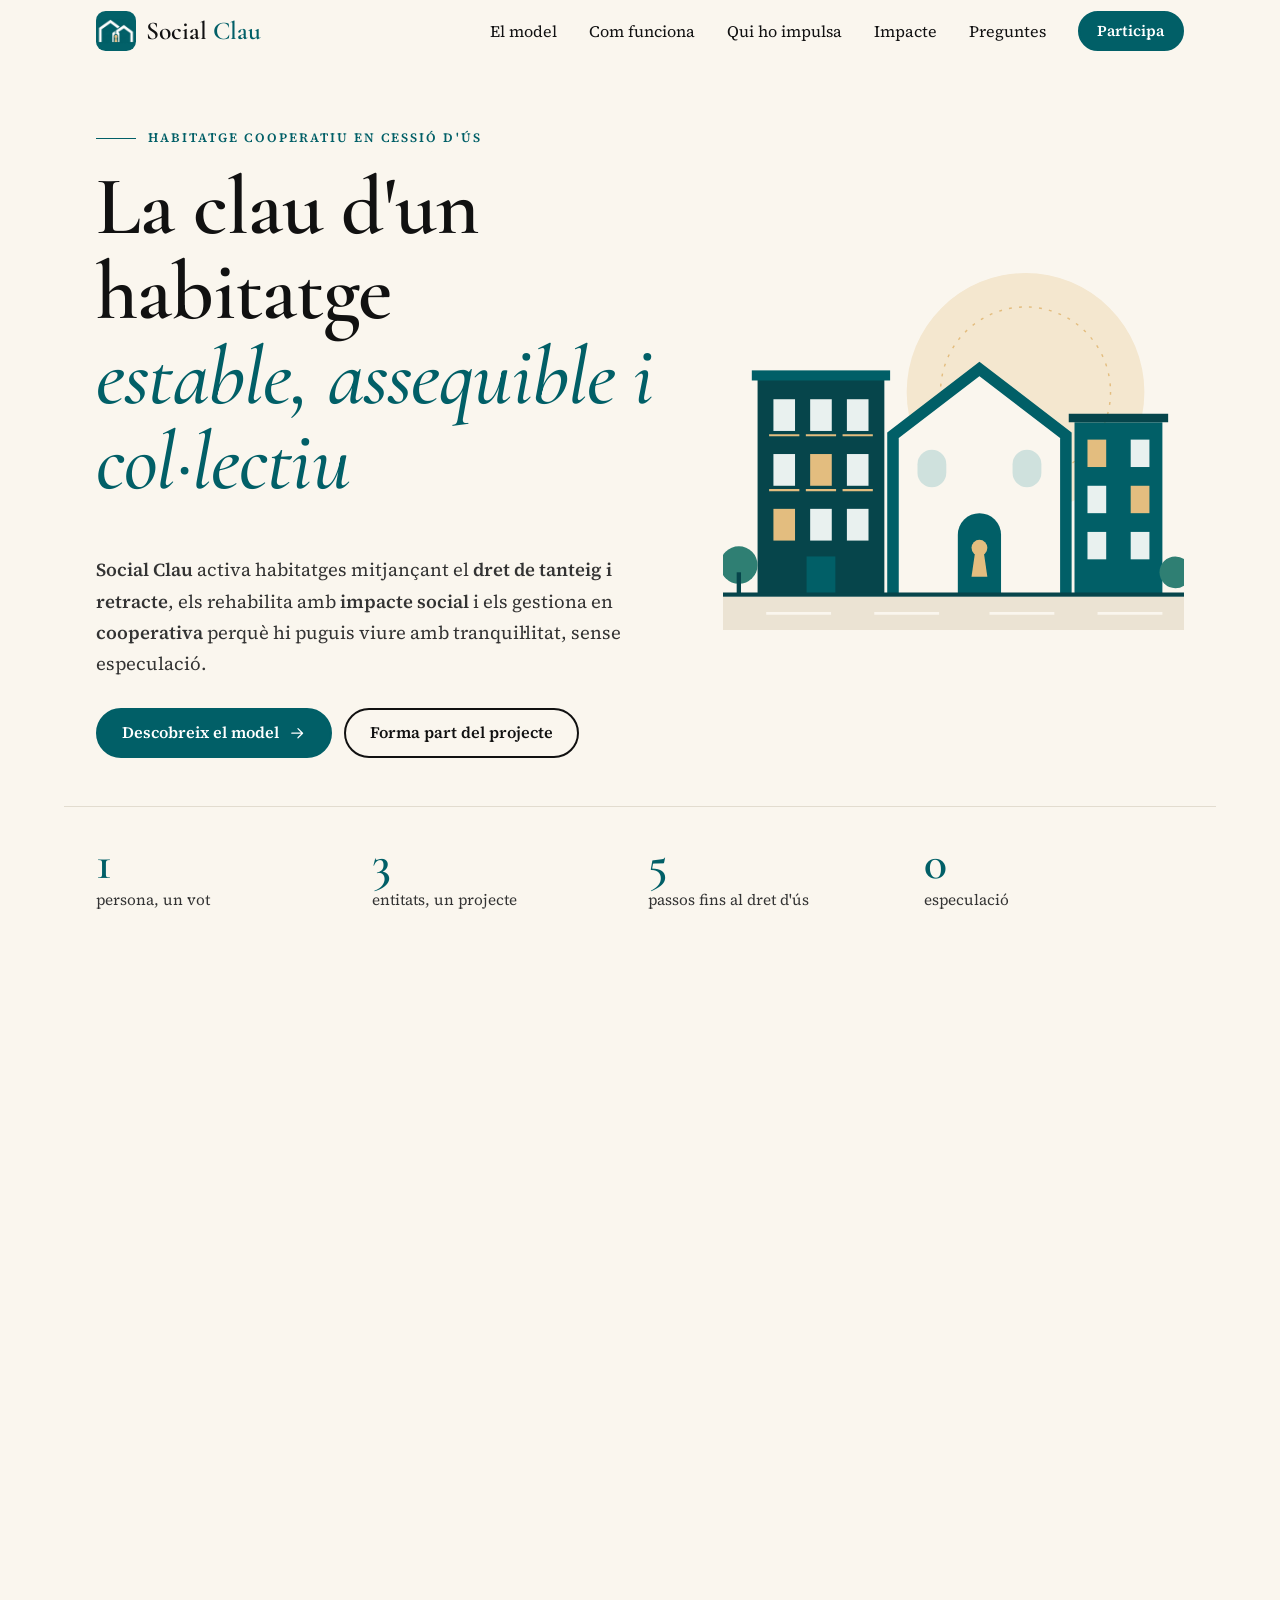
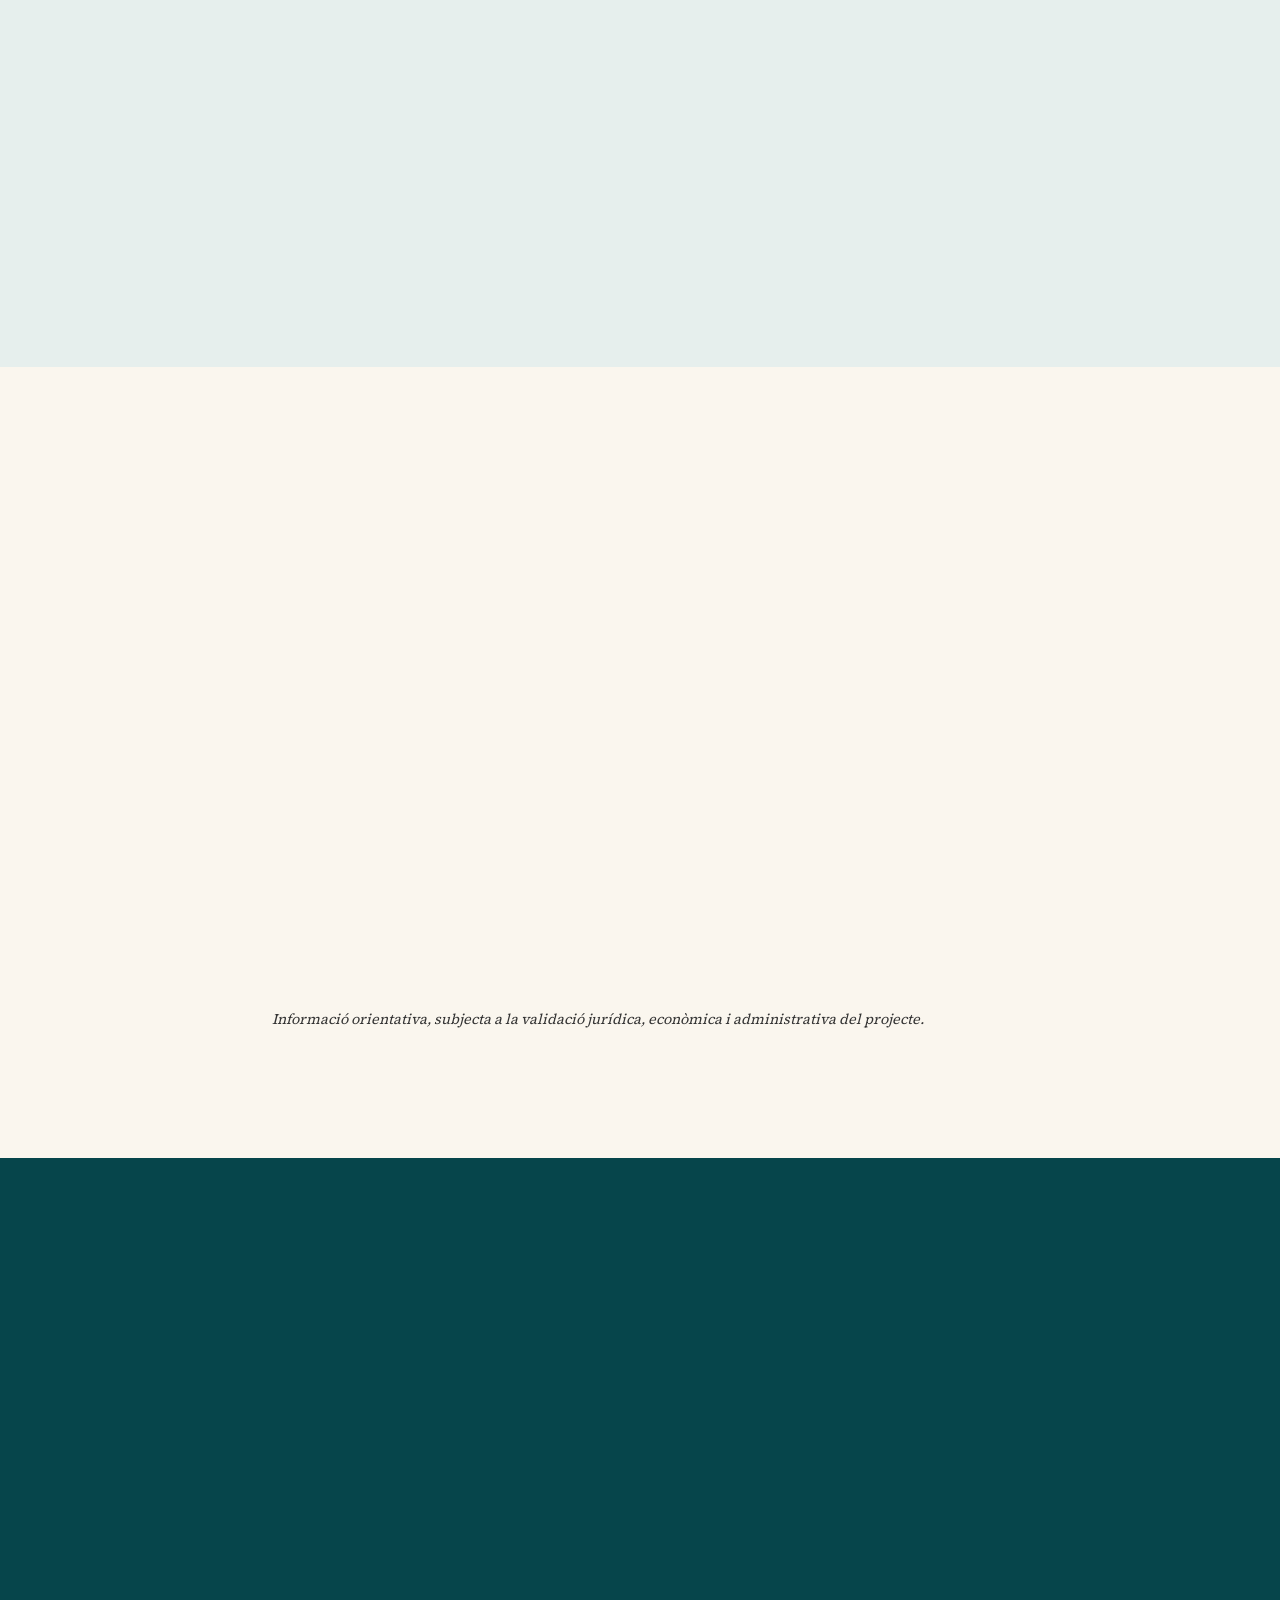
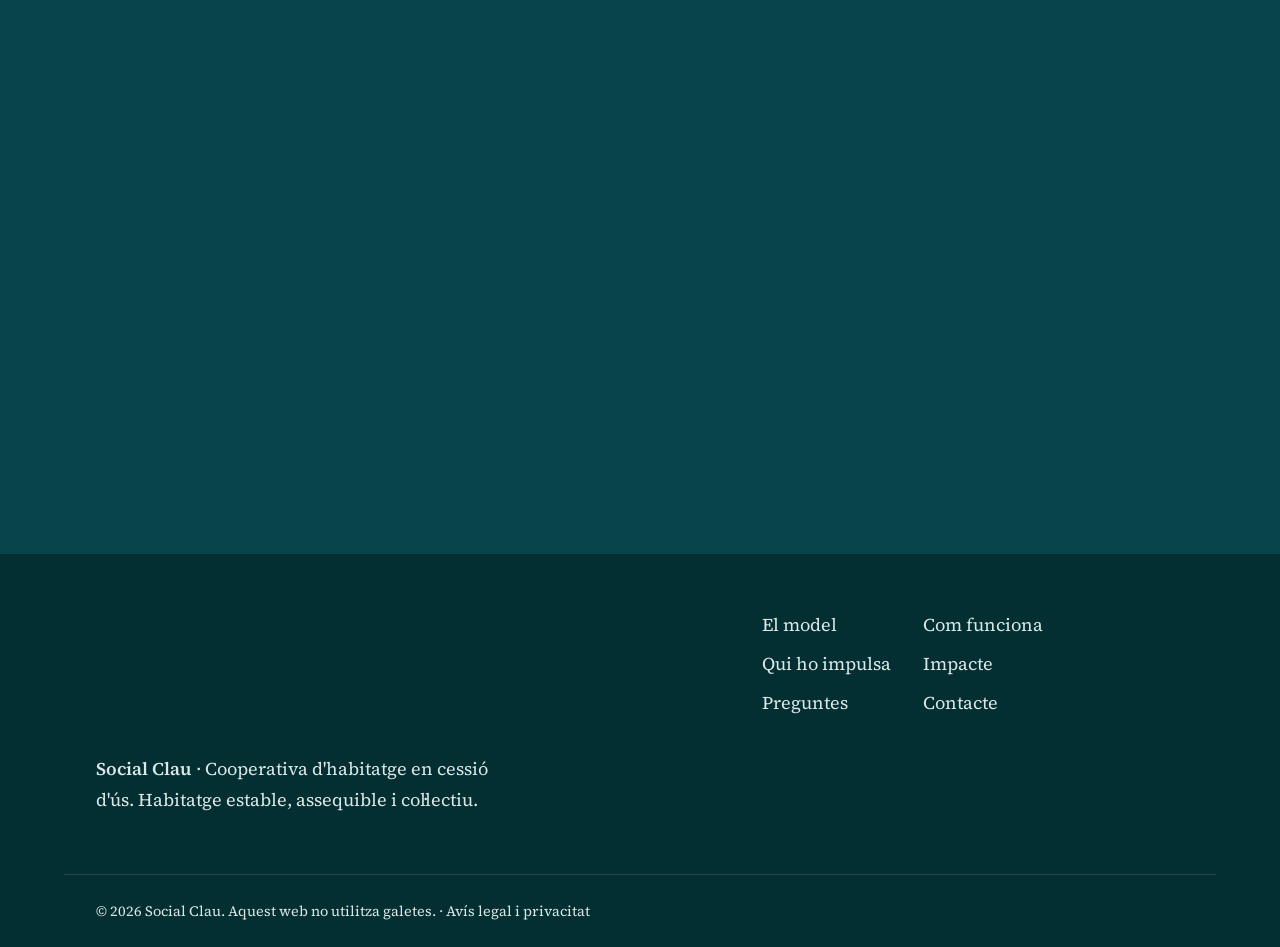
<file: index.html>
<!doctype html>
<html lang="ca">
<head>
  <meta charset="utf-8">
  <meta name="viewport" content="width=device-width, initial-scale=1">
  <meta http-equiv="Content-Security-Policy" content="default-src 'self'; script-src 'self'; style-src 'self'; img-src 'self' data:; font-src 'self'; connect-src 'none'; form-action 'none'; object-src 'none'; base-uri 'self'">
  <meta name="referrer" content="strict-origin-when-cross-origin">

  <title>Social Clau | Habitatge cooperatiu en cessió d'ús a Catalunya</title>
  <meta name="description" content="Social Clau és una cooperativa d'habitatge en cessió d'ús: activem habitatges mitjançant el dret de tanteig i retracte, els rehabilitem amb inserció laboral i hi vius amb estabilitat i preu assequible.">
  <meta name="robots" content="index, follow, max-image-preview:large">
  <meta name="theme-color" content="#015f67">
  <meta name="author" content="Social Clau">

  <meta property="og:type" content="website">
  <meta property="og:locale" content="ca_ES">
  <meta property="og:site_name" content="Social Clau">
  <meta property="og:title" content="Social Clau · La clau d'un habitatge estable, assequible i col·lectiu">
  <meta property="og:description" content="Cooperativa d'habitatge en cessió d'ús: tanteig i retracte, rehabilitació amb impacte social i gestió democràtica.">
  <meta property="og:image" content="images/socialclau-og.jpg">
  <meta property="og:image:width" content="1200">
  <meta property="og:image:height" content="630">
  <meta property="og:image:alt" content="Logotip de Social Clau, habitatge cooperatiu en cessió d'ús">
  <meta name="twitter:card" content="summary_large_image">

  <link rel="icon" href="images/favicon-32.png" sizes="32x32" type="image/png">
  <link rel="apple-touch-icon" href="images/apple-touch-icon.png">
  <link rel="preload" href="css/fonts/cormorant-garamond-600.woff2" as="font" type="font/woff2" crossorigin>
  <link rel="preload" href="css/fonts/source-serif-4-400.woff2" as="font" type="font/woff2" crossorigin>
  <link rel="stylesheet" href="css/estils.css">

  <script type="application/ld+json">
  {
    "@context": "https://schema.org",
    "@type": "Organization",
    "name": "Social Clau",
    "alternateName": "Social Clau, habitatge cooperatiu en cessió d'ús",
    "description": "Cooperativa d'habitatge en cessió d'ús que activa habitatges adquirits mitjançant el dret de tanteig i retracte, els rehabilita amb inserció laboral i els posa a disposició de les persones sòcies amb un dret d'ús estable.",
    "logo": "images/socialclau-logo.webp",
    "areaServed": "Catalunya",
    "knowsAbout": ["Habitatge cooperatiu", "Cessió d'ús", "Dret de tanteig i retracte", "Rehabilitació d'habitatges", "Inserció laboral", "Habitatge assequible"],
    "knowsLanguage": "ca"
  }
  </script>
  <script type="application/ld+json">
  {
    "@context": "https://schema.org",
    "@type": "FAQPage",
    "mainEntity": [
      {"@type": "Question", "name": "Què és l'habitatge cooperatiu en cessió d'ús?", "acceptedAnswer": {"@type": "Answer", "text": "És un model en què la cooperativa manté la propietat de l'habitatge i la persona sòcia en té un dret d'ús estable i de llarga durada, a canvi d'una aportació inicial retornable i d'una quota periòdica."}},
      {"@type": "Question", "name": "Quin paper té el dret de tanteig i retracte?", "acceptedAnswer": {"@type": "Answer", "text": "És el mecanisme legal que permet adquirir determinats habitatges amb preferència quan es venen, per incorporar-los al circuit d'habitatge social quan es compleixen els requisits jurídics i administratius."}},
      {"@type": "Question", "name": "Què aporta una persona sòcia de Social Clau?", "acceptedAnswer": {"@type": "Answer", "text": "Una aportació al capital social, que és retornable segons els estatuts, i una quota d'ús mensual. Els imports definitius es fixen a la documentació econòmica i contractual de cada promoció."}},
      {"@type": "Question", "name": "Com s'assignen els habitatges?", "acceptedAnswer": {"@type": "Answer", "text": "Mitjançant criteris d'admissió i adjudicació aprovats per l'assemblea de la cooperativa, transparents i compatibles amb els requisits socials i administratius aplicables."}},
      {"@type": "Question", "name": "En què es diferencia de comprar o de llogar?", "acceptedAnswer": {"@type": "Answer", "text": "No t'endeutes per comprar ni depens de la renovació d'un lloguer: tens un dret d'ús estable, participes en les decisions i l'habitatge queda protegit de l'especulació."}}
    ]
  }
  </script>
  <script src="js/main.js"></script>
</head>
<body>
  <a class="salta" href="#contingut">Salta al contingut</a>

  <header class="capcalera" id="capcalera">
    <div class="capcalera__inner">
      <a class="marca" href="#inici" aria-label="Social Clau, tornar a l'inici">
        <img src="images/apple-touch-icon.png" alt="Social Clau, símbol de les cases i la clau" width="40" height="40">
        <span>Social <em>Clau</em></span>
      </a>
      <button class="menu-boto" type="button" aria-expanded="false" aria-controls="menu">
        <span class="menu-boto__linia" aria-hidden="true"></span>
        <span class="visualment-amagat">Obre el menú</span>
      </button>
      <nav class="menu" id="menu" aria-label="Navegació principal">
        <ul>
          <li><a href="#model">El model</a></li>
          <li><a href="#proces">Com funciona</a></li>
          <li><a href="#entitats">Qui ho impulsa</a></li>
          <li><a href="#impacte">Impacte</a></li>
          <li><a href="#preguntes">Preguntes</a></li>
          <li><a class="boto boto--petit" href="#contacte">Participa</a></li>
        </ul>
      </nav>
    </div>
  </header>

  <main id="contingut">
    <!-- 01 · Hero -->
    <section class="hero" id="inici" aria-labelledby="hero-titol">
      <div class="hero__inner contenidor">
        <div class="hero__text">
          <p class="avantitol">Habitatge cooperatiu en cessió d'ús</p>
          <h1 id="hero-titol">La clau d'un habitatge <em>estable, assequible i col·lectiu</em></h1>
          <p class="hero__entrada"><strong>Social Clau</strong> activa habitatges mitjançant el <strong>dret de tanteig i retracte</strong>, els rehabilita amb <strong>impacte social</strong> i els gestiona en <strong>cooperativa</strong> perquè hi puguis viure amb tranquil·litat, sense especulació.</p>
          <div class="accions">
            <a class="boto" href="#model">Descobreix el model <svg aria-hidden="true"><use href="images/icones.svg#i-fletxa"/></svg></a>
            <a class="boto boto--linia" href="#contacte">Forma part del projecte</a>
          </div>
        </div>
        <figure class="hero__imatge">
          <img src="images/socialclau-habitatge-cooperatiu.svg" alt="Social Clau: barri d'habitatges cooperatius amb una porta en forma de clau" width="640" height="520" fetchpriority="high">
        </figure>
      </div>
      <ul class="xifres contenidor" aria-label="Social Clau en xifres">
        <li><strong>1</strong><span>persona, un vot</span></li>
        <li><strong>3</strong><span>entitats, un projecte</span></li>
        <li><strong>5</strong><span>passos fins al dret d'ús</span></li>
        <li><strong>0</strong><span>especulació</span></li>
      </ul>
    </section>

    <!-- 02 · Què és -->
    <section class="seccio" id="model" aria-labelledby="model-titol">
      <div class="contenidor dividit">
        <figure class="dividit__imatge revela">
          <img src="images/socialclau-cessio-us.svg" alt="Social Clau: la clau del dret d'ús compartida per la comunitat de persones sòcies" width="560" height="480" loading="lazy">
        </figure>
        <div class="dividit__text revela">
          <p class="avantitol"><span class="numero">01</span> Què és?</p>
          <h2 id="model-titol">No compres l'habitatge: <em>en tens el dret d'ús</em></h2>
          <p>A <strong>Social Clau</strong> la propietat és de la <strong>cooperativa</strong> i queda vinculada per sempre a una finalitat social. Com a persona sòcia, fas una <strong>aportació inicial retornable</strong>, pagues una <strong>quota d'ús assequible</strong> i disposes d'un habitatge de manera estable, amb veu i vot en totes les decisions.</p>
          <p>És una tercera via entre la compra i el lloguer, inspirada en els models cooperatius que funcionen des de fa dècades al nord d'Europa i que ja creixen a Catalunya.</p>
        </div>
      </div>

      <div class="contenidor">
        <h3 class="subtitol revela">Per què la cessió d'ús?</h3>
        <ul class="targetes targetes--3">
          <li class="targeta revela">
            <svg class="targeta__icona" aria-hidden="true"><use href="images/icones.svg#i-casa"/></svg>
            <h4>Estabilitat</h4>
            <p>Un <strong>dret d'ús de llarga durada</strong>: sense renovacions de contracte ni pujades imprevisibles.</p>
          </li>
          <li class="targeta revela">
            <svg class="targeta__icona" aria-hidden="true"><use href="images/icones.svg#i-euro"/></svg>
            <h4>Assequibilitat</h4>
            <p>Quotes calculades sobre el <strong>cost real</strong> de l'habitatge, no sobre el preu de mercat.</p>
          </li>
          <li class="targeta revela">
            <svg class="targeta__icona" aria-hidden="true"><use href="images/icones.svg#i-comunitat"/></svg>
            <h4>Comunitat</h4>
            <p><strong>Una persona, un vot.</strong> Convivència, corresponsabilitat i cura dels espais compartits.</p>
          </li>
        </ul>
      </div>
    </section>

    <!-- 03 · Com funciona -->
    <section class="seccio seccio--fosca" id="proces" aria-labelledby="proces-titol">
      <div class="contenidor">
        <div class="capcalera-seccio revela">
          <p class="avantitol"><span class="numero">02</span> Com funciona?</p>
          <h2 id="proces-titol">De l'oportunitat <em>al dret d'ús</em></h2>
          <p>Una cadena de valor social completa, en cinc passos simples i verificables.</p>
        </div>
        <ol class="passos">
          <li class="pas revela">
            <span class="pas__num">01</span>
            <svg class="pas__icona" aria-hidden="true"><use href="images/icones.svg#i-casa"/></svg>
            <h3>Habitatge</h3>
            <p>Identifiquem habitatges que poden incorporar-se al projecte social.</p>
          </li>
          <li class="pas revela">
            <span class="pas__num">02</span>
            <svg class="pas__icona" aria-hidden="true"><use href="images/icones.svg#i-document"/></svg>
            <h3>Tanteig</h3>
            <p>S'adquireixen mitjançant el <strong>dret de tanteig i retracte</strong>.</p>
          </li>
          <li class="pas revela">
            <span class="pas__num">03</span>
            <svg class="pas__icona" aria-hidden="true"><use href="images/icones.svg#i-eina"/></svg>
            <h3>Rehabilitació</h3>
            <p>Es rehabiliten amb criteris tècnics i <strong>inserció laboral</strong>.</p>
          </li>
          <li class="pas revela">
            <span class="pas__num">04</span>
            <svg class="pas__icona" aria-hidden="true"><use href="images/icones.svg#i-comunitat"/></svg>
            <h3>Cooperativa</h3>
            <p>Les persones sòcies s'organitzen i decideixen de manera democràtica.</p>
          </li>
          <li class="pas revela">
            <span class="pas__num">05</span>
            <svg class="pas__icona" aria-hidden="true"><use href="images/icones.svg#i-clau"/></svg>
            <h3>Dret d'ús</h3>
            <p>Adjudicació, quotes i <strong>entrada a viure</strong>. La clau ja és teva.</p>
          </li>
        </ol>
      </div>
    </section>

    <!-- 04 · Qui ho impulsa -->
    <section class="seccio" id="entitats" aria-labelledby="entitats-titol">
      <div class="contenidor">
        <div class="capcalera-seccio revela">
          <p class="avantitol"><span class="numero">03</span> Qui ho impulsa?</p>
          <h2 id="entitats-titol">Tres organitzacions, <em>un sol projecte</em></h2>
          <p>Cada entitat té un rol clar: així no es confonen mai <strong>propietat</strong>, <strong>obra</strong> i <strong>governança</strong>.</p>
        </div>
        <ul class="targetes targetes--3">
          <li class="targeta targeta--rol revela">
            <svg class="targeta__icona" aria-hidden="true"><use href="images/icones.svg#i-escut"/></svg>
            <p class="targeta__verb">Adquirir</p>
            <h3>Associació Social House</h3>
            <p>Accés als habitatges mitjançant tanteig i retracte, <strong>preservació de la finalitat social</strong> i coordinació institucional.</p>
          </li>
          <li class="targeta targeta--rol revela">
            <svg class="targeta__icona" aria-hidden="true"><use href="images/icones.svg#i-eina"/></svg>
            <p class="targeta__verb">Rehabilitar</p>
            <h3>Eina Activa, empresa d'inserció</h3>
            <p>Diagnosi, pressupost, rehabilitació i control tècnic, amb <strong>inserció laboral</strong> vinculada a les obres.</p>
          </li>
          <li class="targeta targeta--rol revela">
            <svg class="targeta__icona" aria-hidden="true"><use href="images/icones.svg#i-clau"/></svg>
            <p class="targeta__verb">Habitar</p>
            <h3>Social Clau, cooperativa</h3>
            <p>Grup promotor, persones sòcies, <strong>dret d'ús</strong>, quotes, convivència i participació democràtica.</p>
          </li>
        </ul>
        <p class="lema revela">Adquirir <span aria-hidden="true">+</span> rehabilitar <span aria-hidden="true">+</span> habitar en comunitat</p>
      </div>
    </section>

    <!-- 05 · Impacte -->
    <section class="seccio seccio--suau" id="impacte" aria-labelledby="impacte-titol">
      <div class="contenidor dividit dividit--invers">
        <figure class="dividit__imatge revela">
          <img src="images/socialclau-rehabilitacio.svg" alt="Social Clau: rehabilitació d'un habitatge amb bastida i persones en inserció laboral" width="560" height="480" loading="lazy">
        </figure>
        <div class="dividit__text revela">
          <p class="avantitol"><span class="numero">04</span> Impacte social</p>
          <h2 id="impacte-titol">Habitatge, ocupació <em>i comunitat</em></h2>
          <p>Cada habitatge que recupera <strong>Social Clau</strong> genera valor més enllà de les seves parets.</p>
          <ul class="llista-impacte">
            <li><strong>Habitatges recuperats</strong> i tornats a l'ús residencial.</li>
            <li><strong>Itineraris laborals</strong> per a persones en inserció, en obres reals.</li>
            <li><strong>Patrimoni protegit</strong> i vinculat de forma permanent a una finalitat social.</li>
            <li><strong>Governança compartida</strong> i corresponsabilitat comunitària.</li>
          </ul>
        </div>
      </div>
      <div class="contenidor dividit">
        <figure class="dividit__imatge revela">
          <img src="images/socialclau-comunitat.svg" alt="Social Clau: assemblea de persones sòcies de la cooperativa d'habitatge" width="560" height="480" loading="lazy">
        </figure>
        <blockquote class="cita revela">
          <p>«La casa és protecció; la clau representa accés i oportunitat; la doble silueta, <em>comunitat</em>.»</p>
          <footer>— El significat del símbol de <strong>Social Clau</strong></footer>
        </blockquote>
      </div>
    </section>

    <!-- 06 · Preguntes freqüents -->
    <section class="seccio" id="preguntes" aria-labelledby="preguntes-titol">
      <div class="contenidor contenidor--estret">
        <div class="capcalera-seccio revela">
          <p class="avantitol"><span class="numero">05</span> Preguntes clau</p>
          <h2 id="preguntes-titol">Entendre <em>el model</em></h2>
        </div>
        <div class="faq">
          <details class="revela">
            <summary>Què és l'habitatge cooperatiu en cessió d'ús?</summary>
            <p>És un model en què la <strong>cooperativa manté la propietat</strong> de l'habitatge i la persona sòcia en té un <strong>dret d'ús estable i de llarga durada</strong>, a canvi d'una aportació inicial retornable i d'una quota periòdica.</p>
          </details>
          <details class="revela">
            <summary>Quin paper té el dret de tanteig i retracte?</summary>
            <p>És el mecanisme legal que permet adquirir determinats habitatges <strong>amb preferència</strong> quan es venen, per incorporar-los al circuit d'habitatge social quan es compleixen els requisits jurídics i administratius.</p>
          </details>
          <details class="revela">
            <summary>Què aporta una persona sòcia?</summary>
            <p>Una <strong>aportació al capital social</strong>, retornable segons els estatuts, i una <strong>quota d'ús</strong> mensual. Els imports definitius es fixen a la documentació econòmica i contractual de cada promoció.</p>
          </details>
          <details class="revela">
            <summary>Com s'assignen els habitatges?</summary>
            <p>Mitjançant <strong>criteris d'admissió i adjudicació</strong> aprovats per l'assemblea de la cooperativa, transparents i compatibles amb els requisits socials i administratius aplicables.</p>
          </details>
          <details class="revela">
            <summary>En què es diferencia de comprar o de llogar?</summary>
            <p>No t'endeutes per comprar ni depens de la renovació d'un lloguer: tens un <strong>dret d'ús estable</strong>, participes en les decisions i l'habitatge queda <strong>protegit de l'especulació</strong>.</p>
          </details>
        </div>
        <p class="nota">Informació orientativa, subjecta a la validació jurídica, econòmica i administrativa del projecte.</p>
      </div>
    </section>

    <!-- 07 · Contacte -->
    <section class="seccio seccio--fosca" id="contacte" aria-labelledby="contacte-titol">
      <div class="contenidor">
        <div class="capcalera-seccio revela">
          <p class="avantitol"><span class="numero">06</span> Com hi participo?</p>
          <h2 id="contacte-titol">Obrim la porta <em>al grup promotor</em></h2>
          <p>Escriu-nos i explica'ns el teu interès. Et respondrem per correu electrònic.</p>
        </div>
        <ul class="targetes targetes--3">
          <li class="targeta targeta--contacte revela">
            <svg class="targeta__icona" aria-hidden="true"><use href="images/icones.svg#i-clau"/></svg>
            <h3>Persona interessada</h3>
            <p>Vull conèixer els requisits per ser persona sòcia. Indica'ns el <strong>municipi</strong>, la teva <strong>situació</strong> i el teu interès.</p>
            <a class="boto js-correu" href="#contacte" data-assumpte="Persona interessada - Social Clau">Escriu-nos <svg aria-hidden="true"><use href="images/icones.svg#i-correu"/></svg></a>
          </li>
          <li class="targeta targeta--contacte revela">
            <svg class="targeta__icona" aria-hidden="true"><use href="images/icones.svg#i-entitat"/></svg>
            <h3>Entitat o administració</h3>
            <p>Vull impulsar habitatge social. Explica'ns la teva <strong>organització</strong> i la teva <strong>proposta</strong>.</p>
            <a class="boto js-correu" href="#contacte" data-assumpte="Entitat o administracio - Social Clau">Escriu-nos <svg aria-hidden="true"><use href="images/icones.svg#i-correu"/></svg></a>
          </li>
          <li class="targeta targeta--contacte revela">
            <svg class="targeta__icona" aria-hidden="true"><use href="images/icones.svg#i-ma"/></svg>
            <h3>Col·laborador tècnic</h3>
            <p>Vull sumar capacitats. Digues-nos la teva <strong>especialitat</strong> i el <strong>territori</strong> on treballes.</p>
            <a class="boto js-correu" href="#contacte" data-assumpte="Col·laboracio tecnica - Social Clau">Escriu-nos <svg aria-hidden="true"><use href="images/icones.svg#i-correu"/></svg></a>
          </li>
        </ul>
        <p class="correu-directe revela">O escriu directament a <a class="js-correu js-correu-text" href="#contacte">l'adreça de contacte</a><noscript>info (arrova) socialclau (punt) org</noscript></p>
        <p class="privacitat revela">Les dades que ens enviïs per correu només s'utilitzaran per respondre la teva consulta. Més informació a la <a href="aviso.html#privacitat">política de privacitat</a>.</p>
      </div>
    </section>
  </main>

  <footer class="peu">
    <div class="contenidor peu__inner">
      <div class="peu__marca">
        <img src="images/socialclau-logo.webp" alt="Social Clau, habitatge cooperatiu en cessió d'ús" width="240" height="160" loading="lazy">
        <p><strong>Social Clau</strong> · Cooperativa d'habitatge en cessió d'ús. Habitatge estable, assequible i col·lectiu.</p>
      </div>
      <nav aria-label="Navegació del peu">
        <ul>
          <li><a href="#model">El model</a></li>
          <li><a href="#proces">Com funciona</a></li>
          <li><a href="#entitats">Qui ho impulsa</a></li>
          <li><a href="#impacte">Impacte</a></li>
          <li><a href="#preguntes">Preguntes</a></li>
          <li><a href="#contacte">Contacte</a></li>
        </ul>
      </nav>
    </div>
    <div class="contenidor peu__legal">
      <p>© <span class="js-any">2026</span> Social Clau. Aquest web no utilitza galetes. · <a href="aviso.html">Avís legal i privacitat</a></p>
    </div>
  </footer>
</body>
</html>
</file>
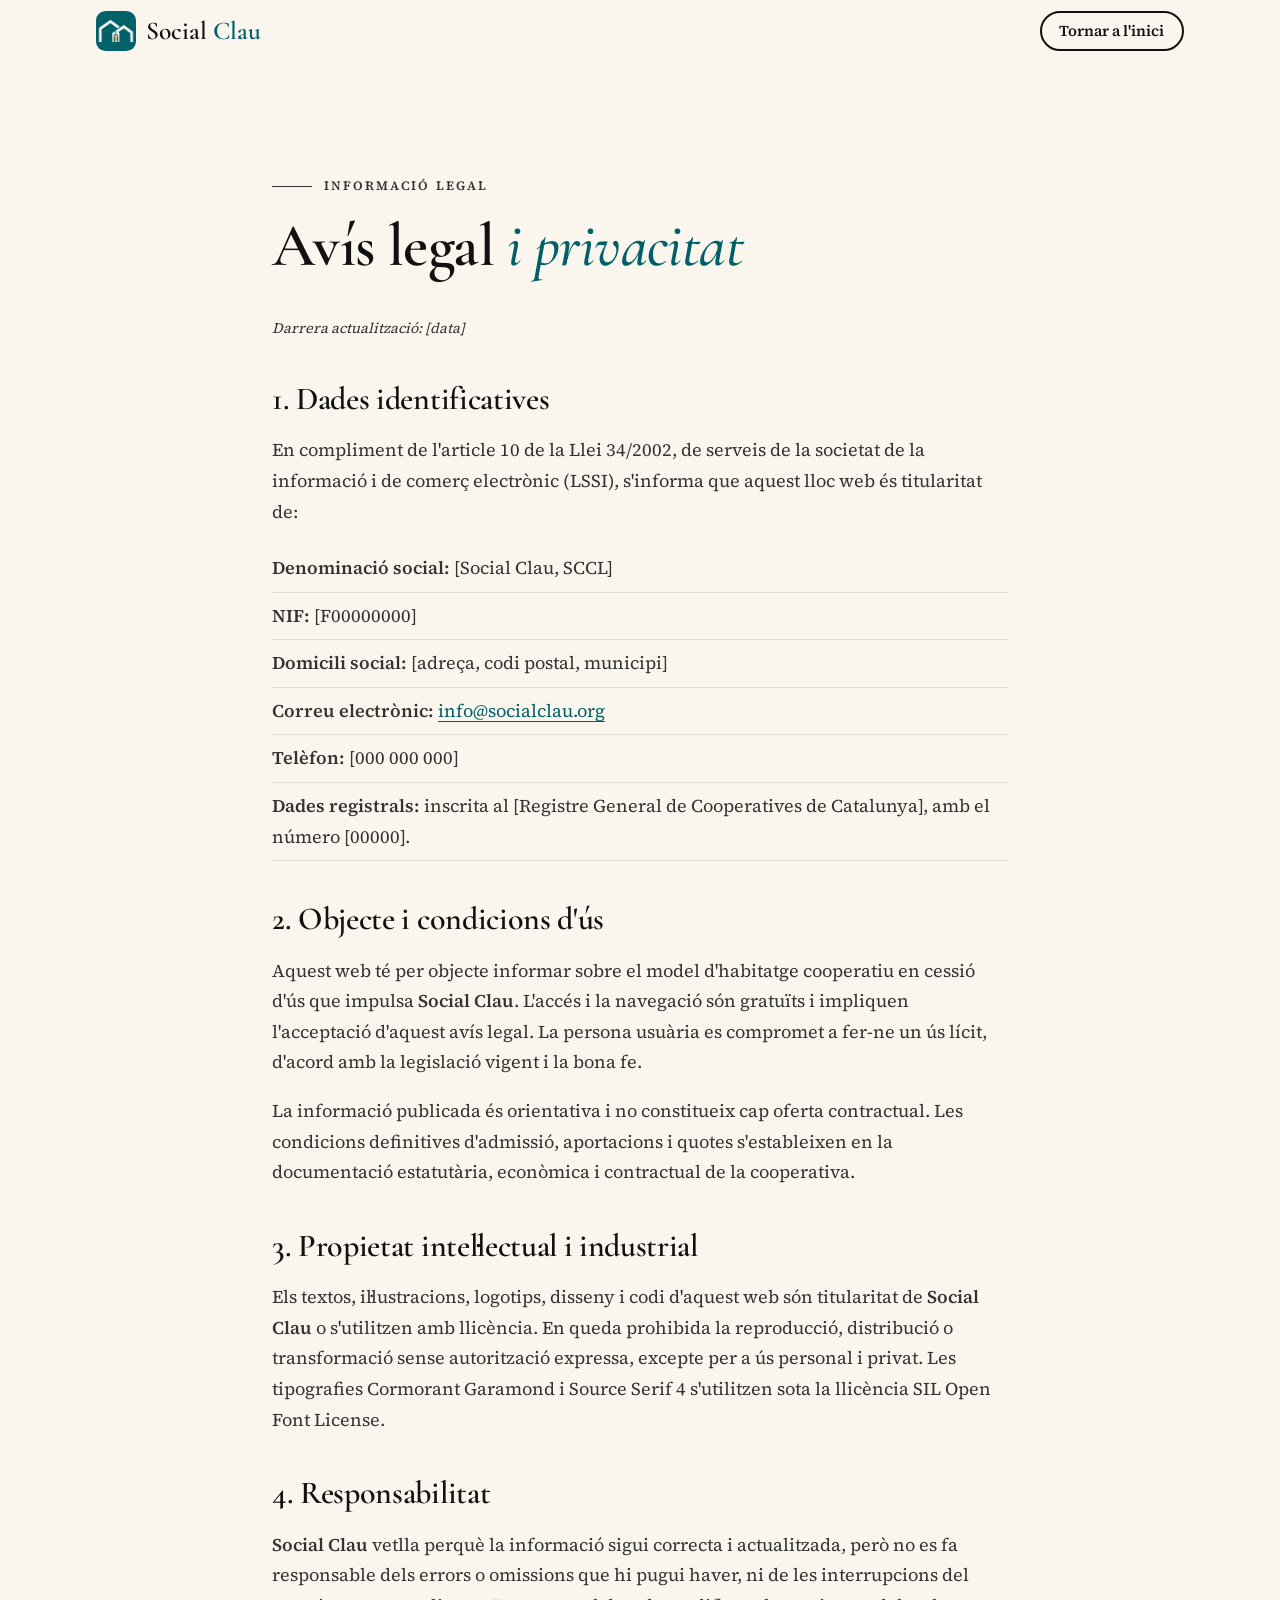
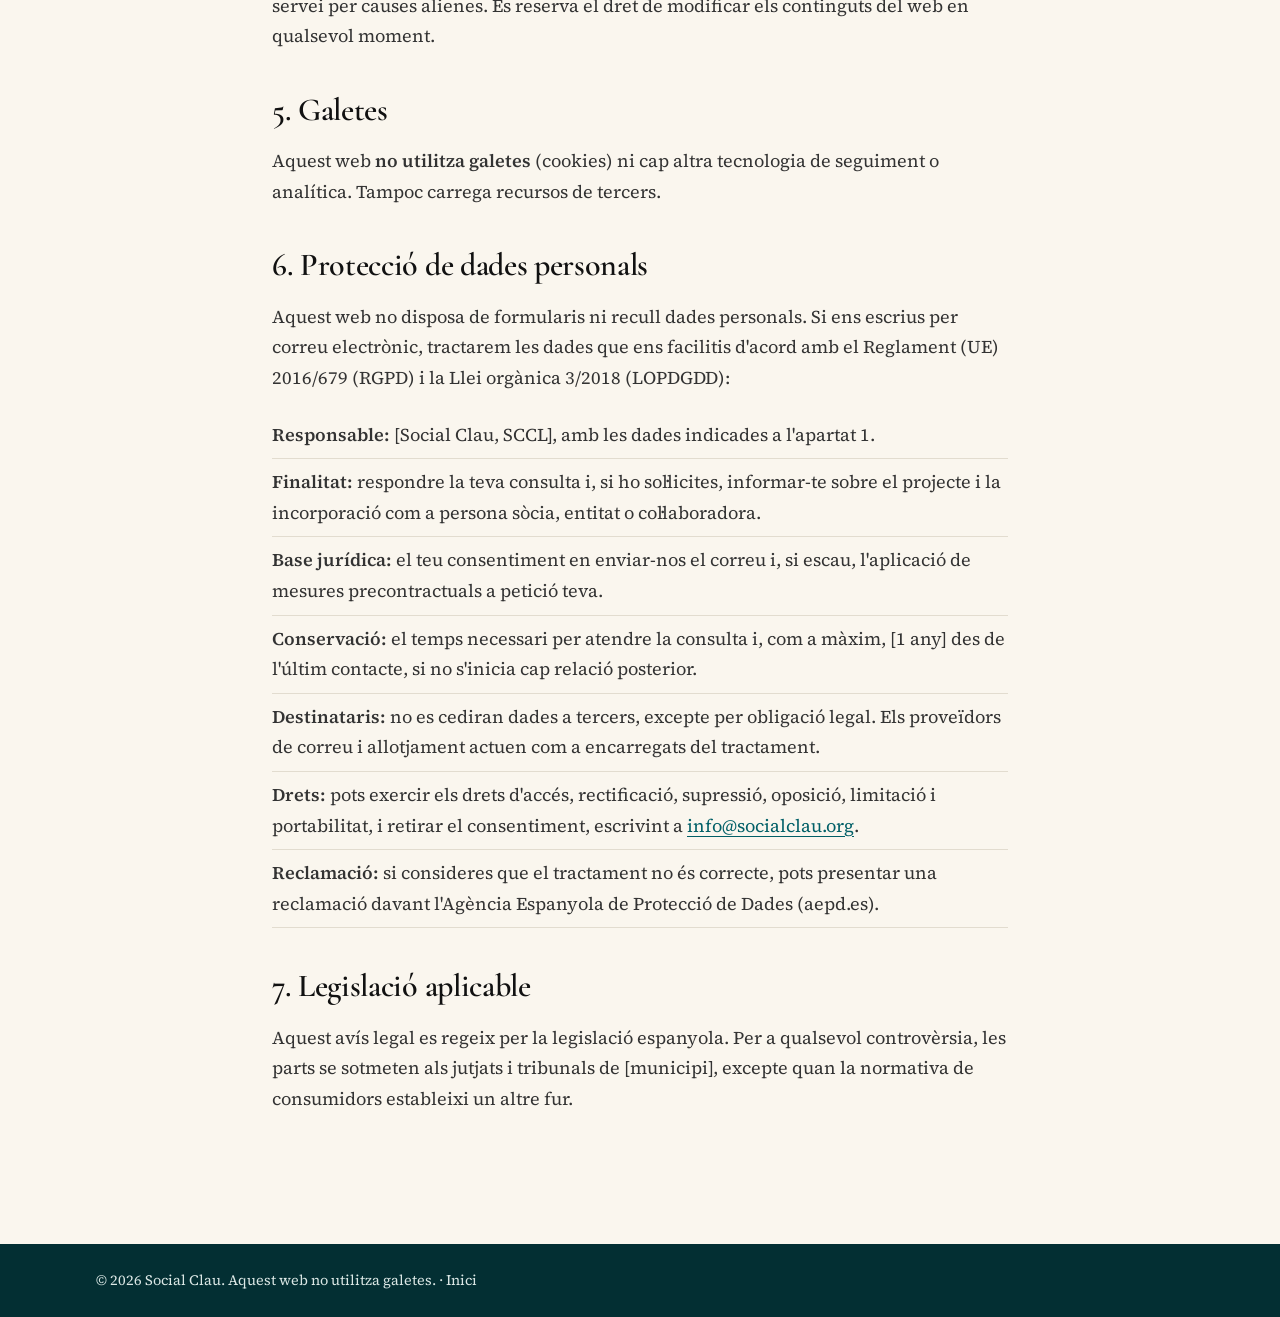
<file: aviso.html>
<!doctype html>
<html lang="ca">
<head>
  <meta charset="utf-8">
  <meta name="viewport" content="width=device-width, initial-scale=1">
  <meta http-equiv="Content-Security-Policy" content="default-src 'self'; script-src 'self'; style-src 'self'; img-src 'self' data:; font-src 'self'; connect-src 'none'; form-action 'none'; object-src 'none'; base-uri 'self'">
  <meta name="referrer" content="strict-origin-when-cross-origin">

  <title>Avís legal i privacitat | Social Clau</title>
  <meta name="description" content="Avís legal, condicions d'ús i informació de protecció de dades del web de Social Clau, cooperativa d'habitatge en cessió d'ús.">
  <meta name="robots" content="noindex, follow">
  <meta name="theme-color" content="#015f67">

  <link rel="icon" href="images/favicon-32.png" sizes="32x32" type="image/png">
  <link rel="apple-touch-icon" href="images/apple-touch-icon.png">
  <link rel="stylesheet" href="css/estils.css">
  <script src="js/main.js"></script>
</head>
<body>
  <a class="salta" href="#contingut">Salta al contingut</a>

  <header class="capcalera" id="capcalera">
    <div class="capcalera__inner">
      <a class="marca" href="index.html" aria-label="Social Clau, tornar a l'inici">
        <img src="images/apple-touch-icon.png" alt="Social Clau, símbol de les cases i la clau" width="40" height="40">
        <span>Social <em>Clau</em></span>
      </a>
      <a class="boto boto--petit boto--linia" href="index.html">Tornar a l'inici</a>
    </div>
  </header>

  <main id="contingut" class="seccio legal">
    <div class="contenidor contenidor--estret">
      <p class="avantitol">Informació legal</p>
      <h1>Avís legal <em>i privacitat</em></h1>
      <p class="nota">Darrera actualització: [data]</p>

      <h2 id="titular">1. Dades identificatives</h2>
      <p>En compliment de l'article 10 de la Llei 34/2002, de serveis de la societat de la informació i de comerç electrònic (LSSI), s'informa que aquest lloc web és titularitat de:</p>
      <ul class="legal__dades">
        <li><strong>Denominació social:</strong> [Social Clau, SCCL]</li>
        <li><strong>NIF:</strong> [F00000000]</li>
        <li><strong>Domicili social:</strong> [adreça, codi postal, municipi]</li>
        <li><strong>Correu electrònic:</strong> <a class="js-correu js-correu-text" href="#titular">l'adreça de contacte</a><noscript>info (arrova) socialclau (punt) org</noscript></li>
        <li><strong>Telèfon:</strong> [000 000 000]</li>
        <li><strong>Dades registrals:</strong> inscrita al [Registre General de Cooperatives de Catalunya], amb el número [00000].</li>
      </ul>

      <h2>2. Objecte i condicions d'ús</h2>
      <p>Aquest web té per objecte informar sobre el model d'habitatge cooperatiu en cessió d'ús que impulsa <strong>Social Clau</strong>. L'accés i la navegació són gratuïts i impliquen l'acceptació d'aquest avís legal. La persona usuària es compromet a fer-ne un ús lícit, d'acord amb la legislació vigent i la bona fe.</p>
      <p>La informació publicada és orientativa i no constitueix cap oferta contractual. Les condicions definitives d'admissió, aportacions i quotes s'estableixen en la documentació estatutària, econòmica i contractual de la cooperativa.</p>

      <h2>3. Propietat intel·lectual i industrial</h2>
      <p>Els textos, il·lustracions, logotips, disseny i codi d'aquest web són titularitat de <strong>Social Clau</strong> o s'utilitzen amb llicència. En queda prohibida la reproducció, distribució o transformació sense autorització expressa, excepte per a ús personal i privat. Les tipografies Cormorant Garamond i Source Serif 4 s'utilitzen sota la llicència SIL Open Font License.</p>

      <h2>4. Responsabilitat</h2>
      <p><strong>Social Clau</strong> vetlla perquè la informació sigui correcta i actualitzada, però no es fa responsable dels errors o omissions que hi pugui haver, ni de les interrupcions del servei per causes alienes. Es reserva el dret de modificar els continguts del web en qualsevol moment.</p>

      <h2>5. Galetes</h2>
      <p>Aquest web <strong>no utilitza galetes</strong> (cookies) ni cap altra tecnologia de seguiment o analítica. Tampoc carrega recursos de tercers.</p>

      <h2 id="privacitat">6. Protecció de dades personals</h2>
      <p>Aquest web no disposa de formularis ni recull dades personals. Si ens escrius per correu electrònic, tractarem les dades que ens facilitis d'acord amb el Reglament (UE) 2016/679 (RGPD) i la Llei orgànica 3/2018 (LOPDGDD):</p>
      <ul class="legal__dades">
        <li><strong>Responsable:</strong> [Social Clau, SCCL], amb les dades indicades a l'apartat 1.</li>
        <li><strong>Finalitat:</strong> respondre la teva consulta i, si ho sol·licites, informar-te sobre el projecte i la incorporació com a persona sòcia, entitat o col·laboradora.</li>
        <li><strong>Base jurídica:</strong> el teu consentiment en enviar-nos el correu i, si escau, l'aplicació de mesures precontractuals a petició teva.</li>
        <li><strong>Conservació:</strong> el temps necessari per atendre la consulta i, com a màxim, [1 any] des de l'últim contacte, si no s'inicia cap relació posterior.</li>
        <li><strong>Destinataris:</strong> no es cediran dades a tercers, excepte per obligació legal. Els proveïdors de correu i allotjament actuen com a encarregats del tractament.</li>
        <li><strong>Drets:</strong> pots exercir els drets d'accés, rectificació, supressió, oposició, limitació i portabilitat, i retirar el consentiment, escrivint a <a class="js-correu js-correu-text" href="#privacitat" data-assumpte="Exercici de drets RGPD - Social Clau">l'adreça de contacte</a>.</li>
        <li><strong>Reclamació:</strong> si consideres que el tractament no és correcte, pots presentar una reclamació davant l'Agència Espanyola de Protecció de Dades (aepd.es).</li>
      </ul>

      <h2>7. Legislació aplicable</h2>
      <p>Aquest avís legal es regeix per la legislació espanyola. Per a qualsevol controvèrsia, les parts se sotmeten als jutjats i tribunals de [municipi], excepte quan la normativa de consumidors estableixi un altre fur.</p>
    </div>
  </main>

  <footer class="peu peu--simple">
    <div class="contenidor peu__legal">
      <p>© <span class="js-any">2026</span> Social Clau. Aquest web no utilitza galetes. · <a href="index.html">Inici</a></p>
    </div>
  </footer>
</body>
</html>
</file>
<file: css/estils.css>
/* ==========================================================================
   Social Clau · Estils (mobile-first)
   ========================================================================== */

/* Tipografies locals (llicència OFL, vegeu css/fonts/OFL-*.txt) */
@font-face { font-family: "Cormorant Garamond"; src: url("fonts/cormorant-garamond-500.woff2") format("woff2"); font-weight: 500; font-style: normal; font-display: swap; }
@font-face { font-family: "Cormorant Garamond"; src: url("fonts/cormorant-garamond-500-italic.woff2") format("woff2"); font-weight: 500; font-style: italic; font-display: swap; }
@font-face { font-family: "Cormorant Garamond"; src: url("fonts/cormorant-garamond-600.woff2") format("woff2"); font-weight: 600; font-style: normal; font-display: swap; }
@font-face { font-family: "Source Serif 4"; src: url("fonts/source-serif-4-400.woff2") format("woff2"); font-weight: 400; font-style: normal; font-display: swap; }
@font-face { font-family: "Source Serif 4"; src: url("fonts/source-serif-4-600.woff2") format("woff2"); font-weight: 600 700; font-style: normal; font-display: swap; }

:root {
  /* Colors del logotip */
  --teal: #015f67;
  --teal-fosc: #06454b;
  --teal-clar: #e6efed;
  --sorra: #e3bd7f;
  --sorra-clar: #f4e7cf;
  --crema: #faf6ee;
  --blanc: #fff;
  /* Text: negre per a màxima llegibilitat */
  --tinta: #111;
  --tinta-suau: #333;
  --linia: #e2dccf;

  --font-titols: "Cormorant Garamond", Garamond, "Times New Roman", serif;
  --font-text: "Source Serif 4", Georgia, "Times New Roman", serif;

  --ample: 72rem;
  --marge: 1rem;
  --radi: 1.25rem;
  --ombra: 0 1rem 2.5rem rgba(6, 69, 75, .09);
  --transicio: .6s cubic-bezier(.2, .7, .2, 1);
}

/* Base ------------------------------------------------------------------ */
*, *::before, *::after { box-sizing: border-box; }
html { scroll-behavior: smooth; scroll-padding-top: 5rem; -webkit-text-size-adjust: 100%; }
body {
  margin: 0;
  font-family: var(--font-text);
  font-size: 1.0625rem;
  line-height: 1.7;
  color: var(--tinta);
  background: var(--crema);
  text-rendering: optimizeLegibility;
}
img, svg { display: block; max-width: 100%; height: auto; }
h1, h2, h3, h4 { margin: 0 0 .6em; line-height: 1.1; color: var(--tinta); }
h1, h2 { font-family: var(--font-titols); font-weight: 600; letter-spacing: -.01em; }
h1 em, h2 em { font-weight: 500; font-style: italic; color: var(--teal); }
h3, h4 { font-weight: 600; font-size: 1.2rem; line-height: 1.3; }
p { margin: 0 0 1em; }
strong { font-weight: 600; }
a { color: var(--teal); text-underline-offset: .2em; }
ul, ol { margin: 0; padding: 0; list-style: none; }
figure { margin: 0; }
:focus-visible { outline: 3px solid var(--sorra); outline-offset: 3px; border-radius: 4px; }

.visualment-amagat {
  position: absolute; width: 1px; height: 1px; overflow: hidden;
  clip: rect(0 0 0 0); white-space: nowrap;
}
.salta {
  position: absolute; left: 1rem; top: -4rem; z-index: 100;
  padding: .6rem 1rem; background: var(--tinta); color: var(--blanc); border-radius: .5rem;
}
.salta:focus { top: 1rem; }

.contenidor { width: 100%; max-width: var(--ample); margin-inline: auto; padding-inline: var(--marge); }
.contenidor--estret { max-width: 50rem; }

/* Botons ---------------------------------------------------------------- */
.boto {
  display: inline-flex; align-items: center; gap: .55rem;
  padding: .85rem 1.5rem;
  font: 600 1rem/1.2 var(--font-text);
  color: var(--blanc); background: var(--teal);
  border: 2px solid var(--teal); border-radius: 999px;
  text-decoration: none; cursor: pointer;
  transition: background-color .25s, color .25s, transform .25s, box-shadow .25s;
}
.boto svg { width: 1.15rem; height: 1.15rem; transition: transform .25s; }
.boto:hover { background: var(--teal-fosc); border-color: var(--teal-fosc); transform: translateY(-2px); box-shadow: 0 .6rem 1.4rem rgba(1, 95, 103, .25); }
.boto:hover svg { transform: translateX(3px); }
.boto--linia { color: var(--tinta); background: transparent; border-color: var(--tinta); }
.boto--linia:hover { color: var(--blanc); background: var(--tinta); border-color: var(--tinta); }
.boto--petit { padding: .55rem 1.1rem; font-size: .95rem; }

.avantitol {
  display: flex; align-items: center; gap: .75rem;
  margin-bottom: 1rem;
  font-size: .8rem; font-weight: 600; letter-spacing: .16em; text-transform: uppercase;
  color: var(--teal);
}
.avantitol::before { content: ""; width: 2.5rem; height: 1px; background: currentColor; }
.avantitol .numero { font-family: var(--font-titols); font-size: 1.1rem; letter-spacing: 0; }
.avantitol:has(.numero)::before { display: none; }

/* Capçalera ------------------------------------------------------------- */
.capcalera {
  position: sticky; top: 0; z-index: 50;
  background: rgba(250, 246, 238, .94);
  border-bottom: 1px solid transparent;
  transition: border-color .3s, box-shadow .3s;
}
@supports (backdrop-filter: blur(8px)) { .capcalera { backdrop-filter: blur(8px); } }
.capcalera.es-desplacat { border-color: var(--linia); box-shadow: 0 .25rem 1rem rgba(0, 0, 0, .04); }
.capcalera__inner {
  display: flex; align-items: center; justify-content: space-between; flex-wrap: wrap;
  max-width: var(--ample); margin-inline: auto; padding: .7rem var(--marge);
}
.marca { display: flex; align-items: center; gap: .65rem; text-decoration: none; color: var(--tinta); }
.marca img { width: 2.5rem; height: 2.5rem; border-radius: .6rem; }
.marca span { font: 600 1.6rem/1 var(--font-titols); }
.marca em { font-style: normal; color: var(--teal); }

.menu-boto {
  display: none; width: 2.75rem; height: 2.75rem; padding: 0;
  background: none; border: 1px solid var(--linia); border-radius: .6rem; cursor: pointer;
}
.menu-boto__linia, .menu-boto__linia::before, .menu-boto__linia::after {
  display: block; width: 1.25rem; height: 2px; margin-inline: auto;
  background: var(--tinta); transition: transform .3s, background-color .3s;
}
.menu-boto__linia { position: relative; }
.menu-boto__linia::before, .menu-boto__linia::after { content: ""; position: absolute; left: 0; }
.menu-boto__linia::before { top: -6px; }
.menu-boto__linia::after { top: 6px; }
.menu-boto[aria-expanded="true"] .menu-boto__linia { background: transparent; }
.menu-boto[aria-expanded="true"] .menu-boto__linia::before { transform: translateY(6px) rotate(45deg); }
.menu-boto[aria-expanded="true"] .menu-boto__linia::after { transform: translateY(-6px) rotate(-45deg); }

.menu { width: 100%; }
.menu ul { display: flex; flex-direction: column; gap: .25rem; padding: 1rem 0 .5rem; }
.menu a:not(.boto) {
  display: block; padding: .6rem 0;
  color: var(--tinta); text-decoration: none; font-size: 1.05rem;
  border-bottom: 1px solid var(--linia);
}
.menu .boto { margin-top: .75rem; align-self: flex-start; }

/* Amb JS, el menú mòbil es plega */
.js .menu-boto { display: block; }
.js .menu { display: none; }
.js .menu.es-obert { display: block; animation: apareix .3s ease-out; }

/* Hero ------------------------------------------------------------------ */
.hero { padding: 2.5rem 0 3rem; overflow: hidden; }
.hero__inner { display: grid; gap: 2.5rem; align-items: center; }
.hero h1 { font-size: clamp(2.6rem, 9vw, 5.2rem); line-height: 1.02; }
.hero h1 em { display: block; }
.hero__entrada { font-size: 1.15rem; color: var(--tinta-suau); max-width: 36rem; }
.accions { display: flex; flex-wrap: wrap; gap: .75rem; margin-top: 1.75rem; }
.hero__imatge img { width: 100%; animation: flota 7s ease-in-out infinite; }
.hero__text > * { animation: puja .9s var(--transicio) both; }
.hero__text > :nth-child(2) { animation-delay: .1s; }
.hero__text > :nth-child(3) { animation-delay: .2s; }
.hero__text > :nth-child(4) { animation-delay: .3s; }

.xifres {
  display: grid; grid-template-columns: repeat(2, 1fr); gap: 1.5rem 1rem;
  margin-top: 3rem; padding-top: 2rem; border-top: 1px solid var(--linia);
}
.xifres li { display: flex; flex-direction: column; }
.xifres strong { font: 600 3rem/1 var(--font-titols); color: var(--teal); }
.xifres span { font-size: .95rem; color: var(--tinta-suau); }

/* Seccions -------------------------------------------------------------- */
.seccio { padding: 4.5rem 0; }
.seccio h2 { font-size: clamp(2.2rem, 7vw, 3.6rem); }
.seccio--suau { background: var(--teal-clar); }
.seccio--fosca { background: var(--teal-fosc); color: var(--blanc); }
.seccio--fosca h2, .seccio--fosca h3, .seccio--fosca .avantitol { color: var(--blanc); }
.seccio--fosca h2 em { color: var(--sorra); }
.seccio--fosca .capcalera-seccio p:not(.avantitol) { color: #e4eeec; }

.capcalera-seccio { max-width: 42rem; margin-bottom: 2.5rem; }
.capcalera-seccio p:not(.avantitol) { font-size: 1.1rem; color: var(--tinta-suau); }

.dividit { display: grid; gap: 2.5rem; align-items: center; }
.dividit + .dividit, .dividit + .contenidor { margin-top: 4rem; }
.dividit__imatge img { width: 100%; border-radius: var(--radi); box-shadow: var(--ombra); }
.dividit__text p { color: var(--tinta-suau); }
.subtitol { font: 600 clamp(1.8rem, 5vw, 2.4rem)/1.15 var(--font-titols); margin-bottom: 1.5rem; }

/* Targetes -------------------------------------------------------------- */
.targetes { display: grid; gap: 1.25rem; }
.targeta {
  position: relative; padding: 2rem 1.75rem;
  background: var(--blanc); border: 1px solid var(--linia); border-radius: var(--radi);
  transition: transform .35s, box-shadow .35s, border-color .35s;
}
.targeta:hover { transform: translateY(-4px); box-shadow: var(--ombra); border-color: var(--sorra); }
.targeta p { margin: 0; color: var(--tinta-suau); }
.targeta h3, .targeta h4 { margin-bottom: .5rem; }
.targeta__icona {
  width: 3rem; height: 3rem; padding: .65rem; margin-bottom: 1.25rem;
  color: var(--teal); background: var(--sorra-clar); border-radius: 50%;
}
.targeta--rol { border-top: 4px solid var(--teal); }
.targeta__verb {
  font: italic 500 1.35rem/1 var(--font-titols); color: var(--teal) !important;
  margin-bottom: .4rem !important;
}
.targeta--contacte { display: flex; flex-direction: column; color: var(--tinta); }
.targeta--contacte p { margin-bottom: 1.5rem; }
.targeta--contacte .boto { margin-top: auto; align-self: flex-start; }
.seccio--fosca .targeta { border-color: transparent; }
.seccio--fosca .targeta h3 { color: var(--tinta); }

.lema {
  margin: 3rem 0 0; text-align: center;
  font: italic 500 clamp(1.5rem, 5vw, 2.2rem)/1.3 var(--font-titols); color: var(--teal);
}
.lema span { color: var(--sorra); font-style: normal; padding-inline: .25em; }

/* Passos del procés ----------------------------------------------------- */
.passos { display: grid; gap: 1rem; }
.pas {
  position: relative; padding: 1.75rem 1.5rem;
  border: 1px solid rgba(255, 255, 255, .18); border-radius: var(--radi);
  transition: background-color .35s, border-color .35s;
}
.pas:hover { background: rgba(255, 255, 255, .05); border-color: var(--sorra); }
.pas__num { position: absolute; top: 1.25rem; right: 1.5rem; font: 600 2.4rem/1 var(--font-titols); color: var(--sorra); }
.pas__icona { width: 2.25rem; height: 2.25rem; color: var(--sorra); margin-bottom: 1rem; }
.pas h3 { font-size: 1.25rem; margin-bottom: .35rem; }
.pas p { margin: 0; color: #e4eeec; }
.pas strong { color: var(--blanc); }

/* Impacte --------------------------------------------------------------- */
.llista-impacte { margin-top: 1.5rem; }
.llista-impacte li {
  position: relative; padding: .9rem 0 .9rem 2.25rem;
  border-bottom: 1px solid rgba(1, 95, 103, .18); color: var(--tinta);
}
.llista-impacte li::before {
  content: ""; position: absolute; left: 0; top: 1.3rem;
  width: 1.1rem; height: 1.1rem; border-radius: 50%;
  background: var(--sorra); box-shadow: inset 0 0 0 4px var(--teal-clar);
  outline: 1px solid var(--teal);
}
.cita { margin: 0; padding-left: 1.5rem; border-left: 3px solid var(--sorra); }
.cita p { font: italic 500 clamp(1.7rem, 5vw, 2.5rem)/1.25 var(--font-titols); color: var(--tinta); }
.cita em { color: var(--teal); }
.cita footer { font-size: .95rem; color: var(--tinta-suau); }

/* Preguntes ------------------------------------------------------------- */
.faq details { border-bottom: 1px solid var(--linia); }
.faq details:first-child { border-top: 1px solid var(--linia); }
.faq summary {
  position: relative; display: block; padding: 1.25rem 2.5rem 1.25rem 0;
  font-weight: 600; font-size: 1.1rem; cursor: pointer; list-style: none;
  transition: color .25s;
}
.faq summary::-webkit-details-marker { display: none; }
.faq summary::after {
  content: "+"; position: absolute; right: .25rem; top: 50%; transform: translateY(-50%);
  font: 500 1.8rem/1 var(--font-titols); color: var(--teal); transition: transform .3s;
}
.faq details[open] summary::after { transform: translateY(-50%) rotate(45deg); }
.faq summary:hover { color: var(--teal); }
.faq details p { padding-bottom: 1.25rem; color: var(--tinta-suau); }
.faq details[open] p { animation: apareix .4s ease-out; }
.nota { margin-top: 1.5rem; font-size: .9rem; font-style: italic; color: var(--tinta-suau); }

/* Contacte -------------------------------------------------------------- */
.correu-directe { margin: 2.5rem 0 0; text-align: center; color: #e4eeec; }
.correu-directe a { color: var(--sorra); font-weight: 600; }
.privacitat { max-width: 36rem; margin: .75rem auto 0; text-align: center; font-size: .9rem; color: #e4eeec; }
.privacitat a { color: var(--sorra); }

/* Avís legal ------------------------------------------------------------ */
.legal h1 { font-size: clamp(2.4rem, 8vw, 3.8rem); }
.legal h2 { margin-top: 2.5rem; font-size: clamp(1.6rem, 5vw, 2rem); }
.legal p, .legal li { color: var(--tinta-suau); }
.legal__dades { margin-bottom: 1em; }
.legal__dades li { padding: .5rem 0; border-bottom: 1px solid var(--linia); }

/* Peu ------------------------------------------------------------------- */
.peu { padding: 3.5rem 0 1.5rem; background: #032f33; color: #dce8e6; }
.peu__inner { display: grid; gap: 2rem; }
.peu__marca img { width: 12rem; border-radius: .75rem; margin-bottom: 1rem; }
.peu__marca p { max-width: 26rem; }
.peu nav ul { display: grid; grid-template-columns: repeat(2, auto); gap: .5rem 2rem; justify-content: start; }
.peu a { color: #dce8e6; text-decoration: none; }
.peu a:hover { color: var(--sorra); text-decoration: underline; }
.peu__legal { margin-top: 2.5rem; padding-top: 1.5rem; border-top: 1px solid rgba(255, 255, 255, .12); font-size: .9rem; }
.peu__legal p { margin: 0; }
.peu--simple { padding-top: 1.5rem; }
.peu--simple .peu__legal { margin-top: 0; padding-top: 0; border: 0; }

/* Animacions ------------------------------------------------------------ */
@keyframes puja { from { opacity: 0; transform: translateY(1.5rem); } to { opacity: 1; transform: none; } }
@keyframes apareix { from { opacity: 0; transform: translateY(-.4rem); } to { opacity: 1; transform: none; } }
@keyframes flota { 0%, 100% { transform: translateY(0); } 50% { transform: translateY(-10px); } }

/* Revelat en fer scroll (només si hi ha JS) */
.js .revela { opacity: 0; transform: translateY(2rem); transition: opacity var(--transicio), transform var(--transicio); }
.js .revela.es-visible { opacity: 1; transform: none; }
.js .targetes .revela:nth-child(2), .js .passos .revela:nth-child(2) { transition-delay: .1s; }
.js .targetes .revela:nth-child(3), .js .passos .revela:nth-child(3) { transition-delay: .2s; }
.js .passos .revela:nth-child(4) { transition-delay: .3s; }
.js .passos .revela:nth-child(5) { transition-delay: .4s; }

@media (prefers-reduced-motion: reduce) {
  html { scroll-behavior: auto; }
  *, *::before, *::after { animation: none !important; transition: none !important; }
  .js .revela { opacity: 1; transform: none; }
}

/* Tauleta --------------------------------------------------------------- */
@media (min-width: 40em) {
  :root { --marge: 2rem; }
  .xifres { grid-template-columns: repeat(4, 1fr); }
  .targetes--3 { grid-template-columns: repeat(2, 1fr); }
  .passos { grid-template-columns: repeat(2, 1fr); }
  .peu__inner { grid-template-columns: 1.5fr 1fr; }
}

/* Escriptori ------------------------------------------------------------ */
@media (min-width: 62em) {
  body { font-size: 1.125rem; }
  .js .menu-boto { display: none; }
  .js .menu, .menu { display: block; width: auto; }
  .menu ul { flex-direction: row; align-items: center; gap: 2rem; padding: 0; }
  .menu a:not(.boto) { position: relative; padding: .3rem 0; border: 0; font-size: 1rem; }
  .menu a:not(.boto)::after {
    content: ""; position: absolute; left: 0; bottom: 0; width: 100%; height: 1px;
    background: var(--teal); transform: scaleX(0); transform-origin: right; transition: transform .35s;
  }
  .menu a:not(.boto):hover::after { transform: scaleX(1); transform-origin: left; }
  .menu .boto { margin: 0; }

  .hero { padding: 4rem 0 4rem; }
  .hero__inner { grid-template-columns: 1.1fr .9fr; gap: 4rem; }
  .seccio { padding: 7rem 0; }
  .dividit { grid-template-columns: 1fr 1fr; gap: 5rem; }
  .dividit--invers .dividit__imatge { order: 2; }
  .targetes--3 { grid-template-columns: repeat(3, 1fr); }
  .passos { grid-template-columns: repeat(5, 1fr); }
}
</file>
